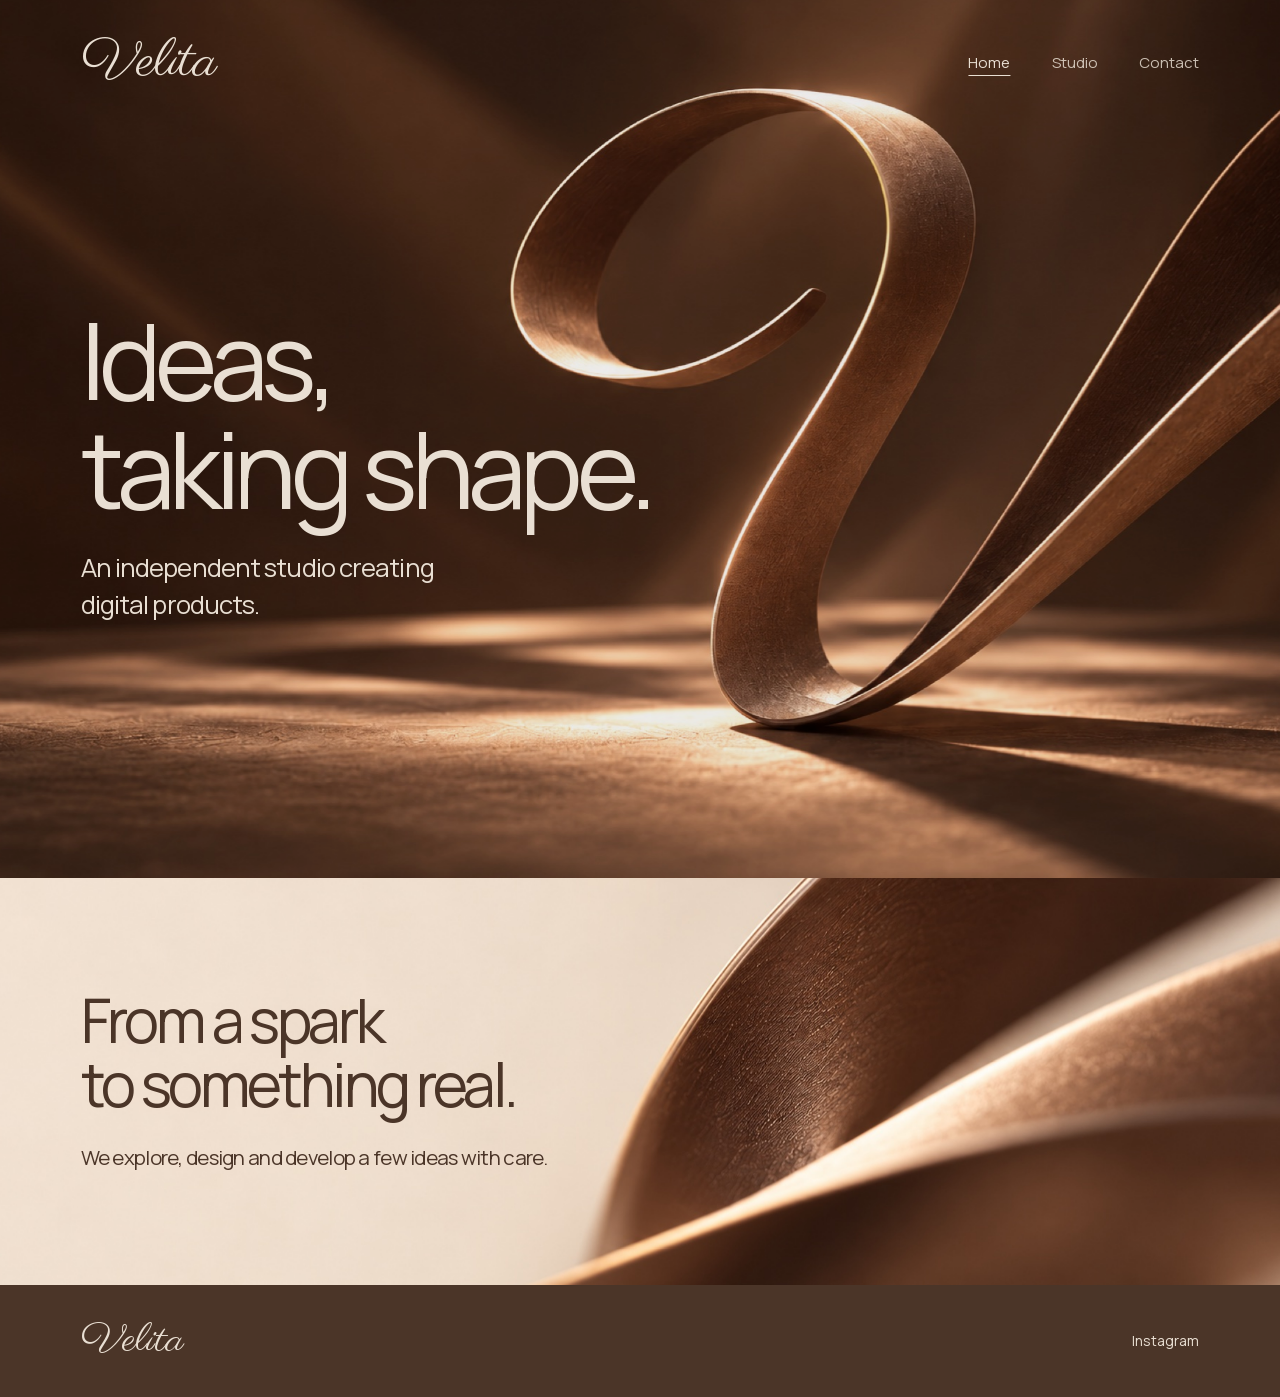
<file: index.html>
<!doctype html>
<html lang="en">
<head>
  <meta charset="utf-8">
  <meta name="viewport" content="width=device-width, initial-scale=1">
  <meta name="theme-color" content="#4B3528">
  <title>Velita — Ideas, taking shape.</title>
  <meta name="description" content="An independent, founder-led creative studio exploring, designing and developing its own digital products.">
  <link rel="canonical" href="https://www.velita.co/">
  <link rel="icon" href="favicon.png" type="image/png">

  <meta property="og:type" content="website">
  <meta property="og:site_name" content="Velita">
  <meta property="og:title" content="Velita — Ideas, taking shape.">
  <meta property="og:description" content="An independent, founder-led creative studio exploring, designing and developing its own digital products.">
  <meta property="og:url" content="https://www.velita.co/">
  <meta property="og:image" content="https://www.velita.co/assets/images/signature-home.jpg">
  <meta property="og:image:width" content="1920">
  <meta property="og:image:height" content="1280">
  <meta property="og:image:alt" content="A sculptural cocoa ribbon forming the Velita V in warm light">
  <meta name="twitter:card" content="summary_large_image">

  <link rel="preload" href="assets/fonts/manrope-latin-variable.woff2" as="font" type="font/woff2" crossorigin>
  <link rel="preload" href="assets/fonts/parisienne-latin-400.woff2" as="font" type="font/woff2" crossorigin>

  <style>
@font-face {
  font-family: Parisienne;
  src: url("assets/fonts/parisienne-latin-400.woff2") format("woff2");
  font-style: normal;
  font-weight: 400;
  font-display: swap;
}
@font-face {
  font-family: Manrope;
  src: url("assets/fonts/manrope-latin-variable.woff2") format("woff2");
  font-style: normal;
  font-weight: 400 600;
  font-display: swap;
}
:root {
  --brown: #4B3528;
  --cream: #E9DFD3;
  --gutter: clamp(24px, 6.3vw, 112px);
  color-scheme: dark;
}
*, ::before, ::after { box-sizing: border-box; }
html { background: var(--brown); scroll-behavior: smooth; }
body {
  margin: 0;
  background: var(--brown);
  color: var(--cream);
  font-family: Manrope, Arial, sans-serif;
  font-weight: 400;
  line-height: 1.6;
  -webkit-font-smoothing: antialiased;
}
h1, h2, p { margin: 0; }
h1, h2 { font-weight: 400; letter-spacing: -.06em; }
a {
  color: inherit;
  text-decoration: none;
  touch-action: manipulation;
  -webkit-tap-highlight-color: transparent;
}
a:focus-visible { outline: 2px solid currentColor; outline-offset: 6px; }
main:focus { outline: none; }
::selection { background: var(--cream); color: var(--brown); }
.wrap {
  width: calc(100% - var(--gutter) * 2);
  max-width: 1680px;
  margin-inline: auto;
}
.skip-link {
  position: fixed;
  z-index: 20;
  top: 16px;
  left: 16px;
  padding: 10px 16px;
  background: var(--cream);
  color: var(--brown);
  transform: translateY(-170%);
}
.skip-link:focus { transform: none; }
.site-header { position: absolute; inset: 0 0 auto; z-index: 5; }
.header-inner {
  display: flex;
  align-items: center;
  justify-content: space-between;
  gap: 24px;
  min-height: 126px;
}
.wordmark {
  display: inline-flex;
  align-items: center;
  min-height: 48px;
  font-family: Parisienne, cursive;
  font-size: clamp(44px, 4.1vw, 60px);
  line-height: 1.2;
}
.site-nav {
  display: flex;
  align-items: center;
  gap: clamp(24px, 3.2vw, 48px);
  font-size: 15px;
}
.site-nav a {
  display: inline-flex;
  align-items: center;
  justify-content: center;
  min-width: 44px;
  min-height: 48px;
  transition: opacity 160ms ease;
}
.site-nav a:not([aria-current="page"]) { opacity: .83; }
.site-nav a:hover { opacity: 1; }
.site-nav a[aria-current="page"] {
  text-decoration: underline;
  text-decoration-thickness: 1px;
  text-underline-offset: 7px;
}
.scene {
  position: absolute;
  inset: 0;
  z-index: 0;
  overflow: hidden;
  pointer-events: none;
}
.scene picture { display: block; width: 100%; height: 100%; }
.scene img {
  display: block;
  width: 100%;
  height: 100%;
  object-fit: cover;
  object-position: center;
  transform: translate3d(var(--scene-x, 0px), var(--scene-y, 0px), 0) scale(1.02);
  transition: transform 900ms cubic-bezier(.2, .6, .3, 1);
}
.scene-shade {
  position: absolute;
  inset: 0;
  z-index: 1;
  background: rgba(30, 17, 10, .08);
  pointer-events: none;
}
.hero {
  position: relative;
  isolation: isolate;
  display: flex;
  align-items: center;
  min-height: clamp(780px, 68.6vw, 1120px);
  overflow: hidden;
  background: var(--brown);
}
.hero-copy { position: relative; z-index: 2; padding-block: 220px 170px; }
.hero h1 {
  font-size: clamp(76px, 8.3vw, 128px);
  line-height: 1.03;
  max-width: 850px;
}
.hero-description {
  max-width: 560px;
  margin-top: 26px;
  font-size: clamp(20px, 2vw, 30px);
  line-height: 1.45;
  letter-spacing: -.035em;
}
.approach {
  position: relative;
  isolation: isolate;
  display: flex;
  align-items: center;
  min-height: clamp(390px, 31.8vw, 540px);
  overflow: hidden;
  background: var(--cream);
  color: var(--brown);
}
.approach .scene img { object-position: center 57%; }
.approach-copy { position: relative; z-index: 2; padding-block: 86px; }
.approach h2 {
  max-width: 690px;
  font-size: clamp(44px, 4.7vw, 72px);
  line-height: 1.06;
}
.approach p {
  max-width: 670px;
  margin-top: 25px;
  font-size: clamp(17px, 1.6vw, 24px);
  line-height: 1.55;
  letter-spacing: -.035em;
}
.approach ::selection { color: var(--cream); background: var(--brown); }
.site-footer { position: relative; z-index: 2; background: var(--brown); }
.footer-inner {
  display: flex;
  align-items: center;
  justify-content: space-between;
  gap: 24px;
  min-height: 112px;
}
.footer-wordmark { font-size: 40px; }
.social-link {
  display: inline-flex;
  align-items: center;
  min-height: 48px;
  font-size: 14px;
}
.social-link:hover { text-decoration: underline; text-underline-offset: 5px; }

@media (min-width: 1800px) {
  .hero-copy { padding-block: 260px 200px; }
}
@media (max-width: 1000px) {
  .header-inner { min-height: 108px; }
  .wordmark { font-size: 48px; }
  .site-nav { font-size: 14px; gap: 28px; }
  .hero { min-height: 800px; }
  .hero h1 { font-size: 80px; }
  .hero-description { max-width: 400px; font-size: 23px; }
  .hero .scene img { object-position: 53% center; }
  .approach { min-height: 410px; }
  .approach h2 { font-size: 52px; }
  .approach p { max-width: 420px; font-size: 19px; }
}
@media (max-width: 700px) {
  :root { --gutter: 26px; }
  .header-inner { min-height: 96px; gap: 16px; }
  .wordmark { font-size: 40px; }
  .site-nav { font-size: 13px; gap: 19px; }
  .hero {
    min-height: 850px;
    min-height: max(830px, 100svh);
    align-items: flex-start;
  }
  .hero .scene img { object-position: center; transform: none; }
  .hero .scene-shade { display: none; }
  .hero-copy { padding-block: 160px 430px; }
  .hero h1 {
    font-size: clamp(53px, 12.2vw, 82px);
    line-height: 1.05;
    letter-spacing: -.055em;
    max-width: 540px;
  }
  .hero-description {
    max-width: 340px;
    margin-top: 22px;
    font-size: 19px;
    line-height: 1.5;
    letter-spacing: -.025em;
  }
  .approach {
    display: flex;
    flex-direction: column;
    align-items: stretch;
    min-height: 0;
    padding-bottom: 0;
  }
  .approach-copy { order: 1; padding-block: 62px 42px; }
  .approach h2 { max-width: 460px; font-size: clamp(38px, 9.3vw, 60px); }
  .approach p { max-width: 370px; font-size: 17px; margin-top: 23px; }
  .approach .scene { position: relative; inset: auto; order: 2; height: 240px; }
  .approach .scene img { object-position: 75% 68%; transform: scale(1.12); }
  .footer-inner { min-height: 96px; }
  .footer-wordmark { font-size: 34px; }
  .social-link { font-size: 13px; }
}
@media (max-width: 370px) {
  :root { --gutter: 20px; }
  .wordmark { font-size: 35px; }
  .site-nav { gap: 14px; font-size: 12px; }
  .hero-copy { padding-top: 145px; }
  .hero h1 { font-size: 47px; }
  .hero-description { font-size: 17px; max-width: 270px; }
}
@media (prefers-reduced-motion: no-preference) {
  .hero-copy { animation: content-in 650ms cubic-bezier(.2, .65, .3, 1) both; }
  @keyframes content-in {
    from { opacity: 0; transform: translateY(9px); }
    to { opacity: 1; transform: none; }
  }
}
@media (prefers-reduced-motion: reduce) {
  html { scroll-behavior: auto; }
  *, ::before, ::after { animation: none !important; transition: none !important; }
}
  </style>

  <script type="application/ld+json">
  {
    "@context": "https://schema.org",
    "@type": "Organization",
    "name": "Velita",
    "url": "https://www.velita.co/",
    "logo": "https://www.velita.co/favicon.png",
    "description": "An independent creative development studio exploring, designing and building its own digital products.",
    "email": "hello@velita.co",
    "sameAs": ["https://www.instagram.com/velita_apps/"]
  }
  </script>
</head>

<body>
  <a class="skip-link" href="#main">Skip to content</a>

  <header class="site-header">
    <div class="wrap header-inner">
      <a class="wordmark" href="index.html" aria-label="Velita home">Velita</a>
      <nav class="site-nav" aria-label="Main navigation">
        <a href="index.html" aria-current="page">Home</a>
        <a href="about.html">Studio</a>
        <a href="contact.html">Contact</a>
      </nav>
    </div>
  </header>

  <main id="main" tabindex="-1">
    <section class="hero" data-scene aria-labelledby="home-title">
      <div class="scene" aria-hidden="true">
        <picture>
          <source media="(max-width:700px)" srcset="assets/images/signature-home-mobile.jpg">
          <img src="assets/images/signature-home.jpg" width="1920" height="1280" alt="" fetchpriority="high">
        </picture>
      </div>
      <div class="scene-shade" aria-hidden="true"></div>

      <div class="wrap hero-copy">
        <h1 id="home-title">Ideas,<br>taking shape.</h1>
        <p class="hero-description">An independent studio creating<br> digital products.</p>
      </div>
    </section>

    <section class="approach" aria-labelledby="approach-title">
      <div class="scene" aria-hidden="true">
        <img src="assets/images/signature-approach.jpg" width="1774" height="887" alt="" loading="lazy" decoding="async">
      </div>
      <div class="wrap approach-copy">
        <h2 id="approach-title">From a spark<br>to something real.</h2>
        <p>We explore, design and develop a few ideas with care.</p>
      </div>
    </section>
  </main>

  <footer class="site-footer">
    <div class="wrap footer-inner">
      <a class="wordmark footer-wordmark" href="index.html" aria-label="Velita home">Velita</a>
      <a class="social-link" href="https://www.instagram.com/velita_apps/" target="_blank" rel="noopener noreferrer" aria-label="Velita on Instagram (opens in a new tab)">Instagram</a>
    </div>
  </footer>

  <script>
  (() => {
    "use strict";

    const motion = window.matchMedia("(hover: hover) and (pointer: fine) and (prefers-reduced-motion: no-preference)");

    document.querySelectorAll("[data-scene]").forEach((section) => {
      const image = section.querySelector(".scene img");
      if (!image) return;

      let frame = 0;

      const reset = () => {
        cancelAnimationFrame(frame);
        image.style.removeProperty("--scene-x");
        image.style.removeProperty("--scene-y");
      };

      section.addEventListener("pointermove", (event) => {
        if (!motion.matches || event.pointerType !== "mouse") return;

        cancelAnimationFrame(frame);
        frame = requestAnimationFrame(() => {
          const bounds = section.getBoundingClientRect();
          const x = (event.clientX - bounds.left) / bounds.width - .5;
          const y = (event.clientY - bounds.top) / bounds.height - .5;

          image.style.setProperty("--scene-x", (x * 8).toFixed(2) + "px");
          image.style.setProperty("--scene-y", (y * 6).toFixed(2) + "px");
        });
      }, { passive: true });

      section.addEventListener("pointerleave", reset);

      if (motion.addEventListener) motion.addEventListener("change", reset);
      else motion.addListener(reset);
    });
  })();
  </script>
</body>
</html>
</file>
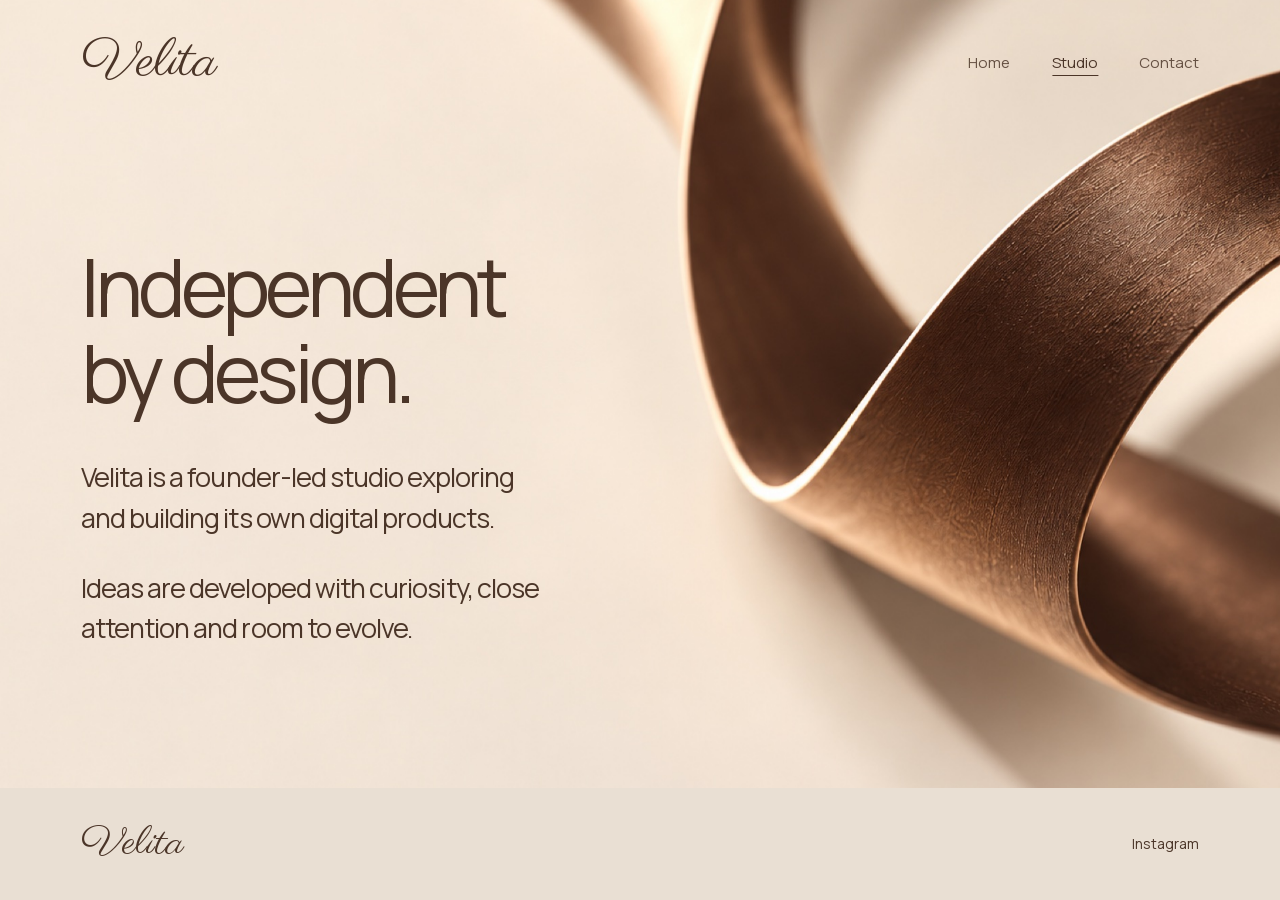
<file: about.html>
<!doctype html>
<html lang="en">
<head>
  <meta charset="utf-8">
  <meta name="viewport" content="width=device-width, initial-scale=1">
  <meta name="theme-color" content="#E9DFD3">
  <title>The Studio — Velita</title>
  <meta name="description" content="Velita is a founder-led creative development studio exploring and building its own digital products with curiosity and close attention.">
  <link rel="canonical" href="https://www.velita.co/about.html">
  <link rel="icon" href="favicon.png" type="image/png">

  <meta property="og:type" content="website">
  <meta property="og:site_name" content="Velita">
  <meta property="og:title" content="The Studio — Velita">
  <meta property="og:description" content="Velita is a founder-led creative development studio exploring and building its own digital products with curiosity and close attention.">
  <meta property="og:url" content="https://www.velita.co/about.html">
  <meta property="og:image" content="https://www.velita.co/assets/images/signature-home.jpg">
  <meta property="og:image:width" content="1920">
  <meta property="og:image:height" content="1280">
  <meta property="og:image:alt" content="A sculptural cocoa ribbon forming the Velita V in warm light">
  <meta name="twitter:card" content="summary_large_image">

  <link rel="preload" href="assets/fonts/manrope-latin-variable.woff2" as="font" type="font/woff2" crossorigin>
  <link rel="preload" href="assets/fonts/parisienne-latin-400.woff2" as="font" type="font/woff2" crossorigin>

  <style>
@font-face {
  font-family: Parisienne;
  src: url("assets/fonts/parisienne-latin-400.woff2") format("woff2");
  font-style: normal;
  font-weight: 400;
  font-display: swap;
}
@font-face {
  font-family: Manrope;
  src: url("assets/fonts/manrope-latin-variable.woff2") format("woff2");
  font-style: normal;
  font-weight: 400 600;
  font-display: swap;
}
:root {
  --brown: #4B3528;
  --cream: #E9DFD3;
  --gutter: clamp(24px, 6.3vw, 112px);
  color-scheme: light;
}
*, ::before, ::after { box-sizing: border-box; }
html { background: var(--cream); scroll-behavior: smooth; }
body {
  margin: 0;
  min-height: 100vh;
  min-height: 100svh;
  display: flex;
  flex-direction: column;
  background: var(--cream);
  color: var(--brown);
  font-family: Manrope, Arial, sans-serif;
  font-weight: 400;
  line-height: 1.6;
  -webkit-font-smoothing: antialiased;
}
h1, p { margin: 0; }
h1 { font-weight: 400; letter-spacing: -.06em; }
a {
  color: inherit;
  text-decoration: none;
  touch-action: manipulation;
  -webkit-tap-highlight-color: transparent;
}
a:focus-visible { outline: 2px solid currentColor; outline-offset: 6px; }
main:focus { outline: none; }
::selection { color: var(--cream); background: var(--brown); }
.wrap {
  width: calc(100% - var(--gutter) * 2);
  max-width: 1680px;
  margin-inline: auto;
}
.skip-link {
  position: fixed;
  z-index: 20;
  top: 16px;
  left: 16px;
  padding: 10px 16px;
  background: var(--cream);
  color: var(--brown);
  transform: translateY(-170%);
}
.skip-link:focus { transform: none; }
.site-header { position: absolute; inset: 0 0 auto; z-index: 5; }
.header-inner {
  display: flex;
  align-items: center;
  justify-content: space-between;
  gap: 24px;
  min-height: 126px;
}
.wordmark {
  display: inline-flex;
  align-items: center;
  min-height: 48px;
  font-family: Parisienne, cursive;
  font-size: clamp(44px, 4.1vw, 60px);
  line-height: 1.2;
}
.site-nav {
  display: flex;
  align-items: center;
  gap: clamp(24px, 3.2vw, 48px);
  font-size: 15px;
}
.site-nav a {
  display: inline-flex;
  align-items: center;
  justify-content: center;
  min-width: 44px;
  min-height: 48px;
  transition: opacity 160ms ease;
}
.site-nav a:not([aria-current="page"]) { opacity: .83; }
.site-nav a:hover { opacity: 1; }
.site-nav a[aria-current="page"] {
  text-decoration: underline;
  text-decoration-thickness: 1px;
  text-underline-offset: 7px;
}
.scene {
  position: absolute;
  inset: 0;
  z-index: 0;
  overflow: hidden;
  pointer-events: none;
}
.scene img {
  display: block;
  width: 100%;
  height: 100%;
  object-fit: cover;
  object-position: center;
  transform: translate3d(var(--scene-x, 0px), var(--scene-y, 0px), 0) scale(1.02);
  transition: transform 900ms cubic-bezier(.2, .6, .3, 1);
}
.studio-main {
  position: relative;
  isolation: isolate;
  display: flex;
  align-items: center;
  flex: 1;
  min-height: max(720px, calc(100svh - 112px));
  overflow: hidden;
}
.studio-copy { position: relative; z-index: 2; padding-block: 215px 110px; }
.studio-copy h1 {
  max-width: 640px;
  font-size: clamp(60px, 6.3vw, 98px);
  line-height: 1.06;
}
.studio-copy p {
  max-width: 445px;
  margin-top: 42px;
  font-size: clamp(20px, 2.1vw, 30px);
  line-height: 1.5;
  letter-spacing: -.035em;
}
.studio-copy p + p {
  max-width: 520px;
  margin-top: 30px;
  text-wrap: pretty;
}
.site-footer { position: relative; z-index: 2; background: transparent; }
.footer-inner {
  display: flex;
  align-items: center;
  justify-content: space-between;
  gap: 24px;
  min-height: 112px;
}
.footer-wordmark { font-size: 40px; }
.social-link {
  display: inline-flex;
  align-items: center;
  min-height: 48px;
  font-size: 14px;
}
.social-link:hover { text-decoration: underline; text-underline-offset: 5px; }

@media (max-width: 1000px) {
  .site-header { background: var(--cream); }
  .header-inner { min-height: 108px; }
  .wordmark { font-size: 48px; }
  .site-nav { font-size: 14px; gap: 28px; }
  .studio-copy h1 { font-size: 68px; }
  .studio-copy p { max-width: 340px; font-size: 20px; }
  .studio-copy p + p { max-width: 340px; }
  .studio-main .scene img { object-position: 43% center; }
}
@media (max-width: 700px) {
  :root { --gutter: 26px; }
  .header-inner { min-height: 96px; gap: 16px; }
  .wordmark { font-size: 40px; }
  .site-nav { font-size: 13px; gap: 19px; }
  .studio-main {
    display: flex;
    flex-direction: column;
    align-items: stretch;
    min-height: 0;
  }
  .studio-copy { order: 1; padding-block: 160px 55px; }
  .studio-copy h1 {
    font-size: clamp(48px, 11.7vw, 76px);
    max-width: 480px;
    line-height: 1.07;
  }
  .studio-copy p {
    max-width: 400px;
    margin-top: 30px;
    font-size: 19px;
    line-height: 1.6;
  }
  .studio-copy p + p { max-width: 400px; margin-top: 24px; }
  .studio-main .scene {
    position: relative;
    inset: auto;
    order: 2;
    height: 340px;
  }
  .studio-main .scene img { object-position: 68% center; transform: scale(1.08); }
  .footer-inner { min-height: 96px; }
  .footer-wordmark { font-size: 34px; }
  .social-link { font-size: 13px; }
}
@media (max-width: 370px) {
  :root { --gutter: 20px; }
  .wordmark { font-size: 35px; }
  .site-nav { gap: 14px; font-size: 12px; }
  .studio-copy p { font-size: 18px; }
}
@media (prefers-reduced-motion: no-preference) {
  .studio-copy { animation: content-in 650ms cubic-bezier(.2, .65, .3, 1) both; }
  @keyframes content-in {
    from { opacity: 0; transform: translateY(9px); }
    to { opacity: 1; transform: none; }
  }
}
@media (prefers-reduced-motion: reduce) {
  html { scroll-behavior: auto; }
  *, ::before, ::after { animation: none !important; transition: none !important; }
}
  </style>

  <script type="application/ld+json">
  {
    "@context": "https://schema.org",
    "@type": "Organization",
    "name": "Velita",
    "url": "https://www.velita.co/",
    "logo": "https://www.velita.co/favicon.png",
    "description": "An independent creative development studio exploring, designing and building its own digital products.",
    "email": "hello@velita.co",
    "sameAs": ["https://www.instagram.com/velita_apps/"]
  }
  </script>
</head>

<body>
  <a class="skip-link" href="#main">Skip to content</a>

  <header class="site-header">
    <div class="wrap header-inner">
      <a class="wordmark" href="index.html" aria-label="Velita home">Velita</a>
      <nav class="site-nav" aria-label="Main navigation">
        <a href="index.html">Home</a>
        <a href="about.html" aria-current="page">Studio</a>
        <a href="contact.html">Contact</a>
      </nav>
    </div>
  </header>

  <main id="main" class="studio-main" tabindex="-1" data-scene>
    <div class="scene" aria-hidden="true">
      <img src="assets/images/signature-cream.jpg" width="1920" height="1280" alt="" fetchpriority="high">
    </div>

    <div class="wrap studio-copy">
      <h1>Independent<br>by design.</h1>
      <p>Velita is a founder-led studio exploring and building its own digital products.</p>
      <p>Ideas are developed with curiosity, close attention and room to evolve.</p>
    </div>
  </main>

  <footer class="site-footer">
    <div class="wrap footer-inner">
      <a class="wordmark footer-wordmark" href="index.html" aria-label="Velita home">Velita</a>
      <a class="social-link" href="https://www.instagram.com/velita_apps/" target="_blank" rel="noopener noreferrer" aria-label="Velita on Instagram (opens in a new tab)">Instagram</a>
    </div>
  </footer>

  <script>
  (() => {
    "use strict";

    const motion = window.matchMedia("(hover: hover) and (pointer: fine) and (prefers-reduced-motion: no-preference)");

    document.querySelectorAll("[data-scene]").forEach((section) => {
      const image = section.querySelector(".scene img");
      if (!image) return;

      let frame = 0;

      const reset = () => {
        cancelAnimationFrame(frame);
        image.style.removeProperty("--scene-x");
        image.style.removeProperty("--scene-y");
      };

      section.addEventListener("pointermove", (event) => {
        if (!motion.matches || event.pointerType !== "mouse") return;

        cancelAnimationFrame(frame);
        frame = requestAnimationFrame(() => {
          const bounds = section.getBoundingClientRect();
          const x = (event.clientX - bounds.left) / bounds.width - .5;
          const y = (event.clientY - bounds.top) / bounds.height - .5;

          image.style.setProperty("--scene-x", (x * 8).toFixed(2) + "px");
          image.style.setProperty("--scene-y", (y * 6).toFixed(2) + "px");
        });
      }, { passive: true });

      section.addEventListener("pointerleave", reset);

      if (motion.addEventListener) motion.addEventListener("change", reset);
      else motion.addListener(reset);
    });
  })();
  </script>
</body>
</html>
</file>
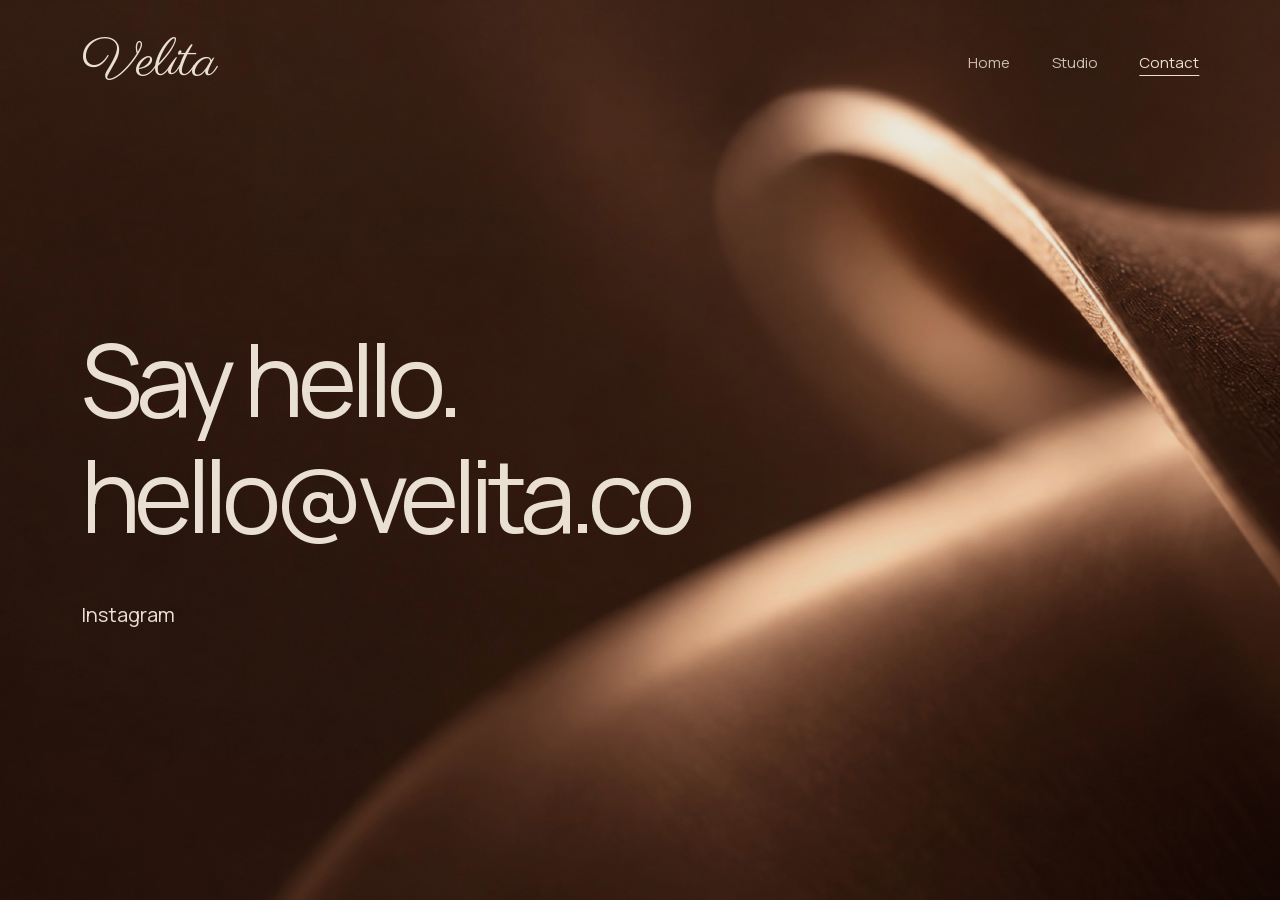
<file: contact.html>
<!doctype html>
<html lang="en">
<head>
  <meta charset="utf-8">
  <meta name="viewport" content="width=device-width, initial-scale=1">
  <meta name="theme-color" content="#4B3528">
  <title>Contact — Velita</title>
  <meta name="description" content="Say hello to Velita. Contact the independent creative development studio at hello@velita.co.">
  <link rel="canonical" href="https://www.velita.co/contact.html">
  <link rel="icon" href="favicon.png" type="image/png">

  <meta property="og:type" content="website">
  <meta property="og:site_name" content="Velita">
  <meta property="og:title" content="Contact — Velita">
  <meta property="og:description" content="Say hello to Velita. Contact the independent creative development studio at hello@velita.co.">
  <meta property="og:url" content="https://www.velita.co/contact.html">
  <meta property="og:image" content="https://www.velita.co/assets/images/signature-home.jpg">
  <meta property="og:image:width" content="1920">
  <meta property="og:image:height" content="1280">
  <meta property="og:image:alt" content="A sculptural cocoa ribbon forming the Velita V in warm light">
  <meta name="twitter:card" content="summary_large_image">

  <link rel="preload" href="assets/fonts/manrope-latin-variable.woff2" as="font" type="font/woff2" crossorigin>
  <link rel="preload" href="assets/fonts/parisienne-latin-400.woff2" as="font" type="font/woff2" crossorigin>

  <style>
@font-face {
  font-family: Parisienne;
  src: url("assets/fonts/parisienne-latin-400.woff2") format("woff2");
  font-style: normal;
  font-weight: 400;
  font-display: swap;
}
@font-face {
  font-family: Manrope;
  src: url("assets/fonts/manrope-latin-variable.woff2") format("woff2");
  font-style: normal;
  font-weight: 400 600;
  font-display: swap;
}
:root {
  --brown: #4B3528;
  --cream: #E9DFD3;
  --gutter: clamp(24px, 6.3vw, 112px);
  color-scheme: dark;
}
*, ::before, ::after { box-sizing: border-box; }
html { background: var(--brown); scroll-behavior: smooth; }
body {
  margin: 0;
  min-height: 100vh;
  min-height: 100svh;
  background: var(--brown);
  color: var(--cream);
  font-family: Manrope, Arial, sans-serif;
  font-weight: 400;
  line-height: 1.6;
  -webkit-font-smoothing: antialiased;
}
h1 { margin: 0; font-weight: 400; letter-spacing: -.06em; }
a {
  color: inherit;
  text-decoration: none;
  touch-action: manipulation;
  -webkit-tap-highlight-color: transparent;
}
a:focus-visible { outline: 2px solid currentColor; outline-offset: 6px; }
main:focus { outline: none; }
::selection { background: var(--cream); color: var(--brown); }
.wrap {
  width: calc(100% - var(--gutter) * 2);
  max-width: 1680px;
  margin-inline: auto;
}
.skip-link {
  position: fixed;
  z-index: 20;
  top: 16px;
  left: 16px;
  padding: 10px 16px;
  background: var(--cream);
  color: var(--brown);
  transform: translateY(-170%);
}
.skip-link:focus { transform: none; }
.site-header { position: absolute; inset: 0 0 auto; z-index: 5; }
.header-inner {
  display: flex;
  align-items: center;
  justify-content: space-between;
  gap: 24px;
  min-height: 126px;
}
.wordmark {
  display: inline-flex;
  align-items: center;
  min-height: 48px;
  font-family: Parisienne, cursive;
  font-size: clamp(44px, 4.1vw, 60px);
  line-height: 1.2;
}
.site-nav {
  display: flex;
  align-items: center;
  gap: clamp(24px, 3.2vw, 48px);
  font-size: 15px;
}
.site-nav a {
  display: inline-flex;
  align-items: center;
  justify-content: center;
  min-width: 44px;
  min-height: 48px;
  transition: opacity 160ms ease;
}
.site-nav a:not([aria-current="page"]) { opacity: .83; }
.site-nav a:hover { opacity: 1; }
.site-nav a[aria-current="page"] {
  text-decoration: underline;
  text-decoration-thickness: 1px;
  text-underline-offset: 7px;
}
.scene {
  position: absolute;
  inset: 0;
  z-index: 0;
  overflow: hidden;
  pointer-events: none;
}
.scene picture { display: block; width: 100%; height: 100%; }
.scene img {
  display: block;
  width: 100%;
  height: 100%;
  object-fit: cover;
  object-position: center;
  transform: translate3d(var(--scene-x, 0px), var(--scene-y, 0px), 0) scale(1.02);
  transition: transform 900ms cubic-bezier(.2, .6, .3, 1);
}
.scene-shade {
  position: absolute;
  inset: 0;
  z-index: 1;
  background: rgba(30, 17, 10, .08);
  pointer-events: none;
}
.contact-main {
  position: relative;
  isolation: isolate;
  display: flex;
  align-items: center;
  min-height: 100vh;
  min-height: 100svh;
  overflow: hidden;
  background: var(--brown);
}
.contact-copy { position: relative; z-index: 2; padding-block: 220px 150px; }
.contact-copy h1 { font-size: clamp(58px, 7.8vw, 120px); line-height: 1.06; }
.contact-email {
  display: inline-block;
  max-width: 100%;
  padding-block: 5px;
  font-size: clamp(40px, 7.8vw, 120px);
  line-height: 1.15;
  letter-spacing: -.065em;
}
.contact-email:hover {
  text-decoration: underline;
  text-decoration-thickness: 1px;
  text-underline-offset: .15em;
}
.contact-instagram {
  display: table;
  margin-top: 30px;
  padding-block: 12px;
  font-size: 20px;
}
.contact-instagram:hover { text-decoration: underline; text-underline-offset: 5px; }

@media (min-width: 1800px) {
  .contact-copy { padding-block: 260px 200px; }
}
@media (max-width: 1000px) {
  .header-inner { min-height: 108px; }
  .wordmark { font-size: 48px; }
  .site-nav { font-size: 14px; gap: 28px; }
  .contact-copy h1 { font-size: 64px; }
  .contact-email { font-size: 64px; }
}
@media (max-width: 700px) {
  :root { --gutter: 26px; }
  .header-inner { min-height: 96px; gap: 16px; }
  .wordmark { font-size: 40px; }
  .site-nav { font-size: 13px; gap: 19px; }
  .contact-main { align-items: flex-start; min-height: max(760px, 100svh); }
  .contact-copy { padding-block: 220px 280px; }
  .contact-copy h1 { font-size: clamp(50px, 12vw, 78px); }
  .contact-email { font-size: clamp(29px, 7.8vw, 51px); letter-spacing: -.055em; }
  .contact-instagram { margin-top: 25px; font-size: 18px; }
  .contact-main .scene img { object-position: 36% center; transform: none; }
  .contact-main .scene-shade { background: rgba(28, 15, 8, .25); }
}
@media (max-width: 370px) {
  :root { --gutter: 20px; }
  .wordmark { font-size: 35px; }
  .site-nav { gap: 14px; font-size: 12px; }
  .contact-email { font-size: 27px; }
  .contact-copy { padding-top: 210px; }
}
@media (prefers-reduced-motion: no-preference) {
  .contact-copy { animation: content-in 650ms cubic-bezier(.2, .65, .3, 1) both; }
  @keyframes content-in {
    from { opacity: 0; transform: translateY(9px); }
    to { opacity: 1; transform: none; }
  }
}
@media (prefers-reduced-motion: reduce) {
  html { scroll-behavior: auto; }
  *, ::before, ::after { animation: none !important; transition: none !important; }
}
  </style>

  <script type="application/ld+json">
  {
    "@context": "https://schema.org",
    "@type": "Organization",
    "name": "Velita",
    "url": "https://www.velita.co/",
    "logo": "https://www.velita.co/favicon.png",
    "description": "An independent creative development studio exploring, designing and building its own digital products.",
    "email": "hello@velita.co",
    "sameAs": ["https://www.instagram.com/velita_apps/"]
  }
  </script>
</head>

<body>
  <a class="skip-link" href="#main">Skip to content</a>

  <header class="site-header">
    <div class="wrap header-inner">
      <a class="wordmark" href="index.html" aria-label="Velita home">Velita</a>
      <nav class="site-nav" aria-label="Main navigation">
        <a href="index.html">Home</a>
        <a href="about.html">Studio</a>
        <a href="contact.html" aria-current="page">Contact</a>
      </nav>
    </div>
  </header>

  <main id="main" class="contact-main" tabindex="-1" data-scene>
    <div class="scene" aria-hidden="true">
      <picture>
        <source media="(max-width:700px)" srcset="assets/images/signature-contact-mobile.jpg">
        <img src="assets/images/signature-contact.jpg" width="1920" height="1280" alt="" fetchpriority="high">
      </picture>
    </div>
    <div class="scene-shade" aria-hidden="true"></div>

    <div class="wrap contact-copy">
      <h1>Say hello.</h1>
      <a class="contact-email" href="mailto:hello@velita.co">hello@velita.co</a>
      <a class="contact-instagram" href="https://www.instagram.com/velita_apps/" target="_blank" rel="noopener noreferrer" aria-label="Velita on Instagram (opens in a new tab)">Instagram</a>
    </div>
  </main>

  <script>
  (() => {
    "use strict";

    const motion = window.matchMedia("(hover: hover) and (pointer: fine) and (prefers-reduced-motion: no-preference)");

    document.querySelectorAll("[data-scene]").forEach((section) => {
      const image = section.querySelector(".scene img");
      if (!image) return;

      let frame = 0;

      const reset = () => {
        cancelAnimationFrame(frame);
        image.style.removeProperty("--scene-x");
        image.style.removeProperty("--scene-y");
      };

      section.addEventListener("pointermove", (event) => {
        if (!motion.matches || event.pointerType !== "mouse") return;

        cancelAnimationFrame(frame);
        frame = requestAnimationFrame(() => {
          const bounds = section.getBoundingClientRect();
          const x = (event.clientX - bounds.left) / bounds.width - .5;
          const y = (event.clientY - bounds.top) / bounds.height - .5;

          image.style.setProperty("--scene-x", (x * 8).toFixed(2) + "px");
          image.style.setProperty("--scene-y", (y * 6).toFixed(2) + "px");
        });
      }, { passive: true });

      section.addEventListener("pointerleave", reset);

      if (motion.addEventListener) motion.addEventListener("change", reset);
      else motion.addListener(reset);
    });
  })();
  </script>
</body>
</html>
</file>
